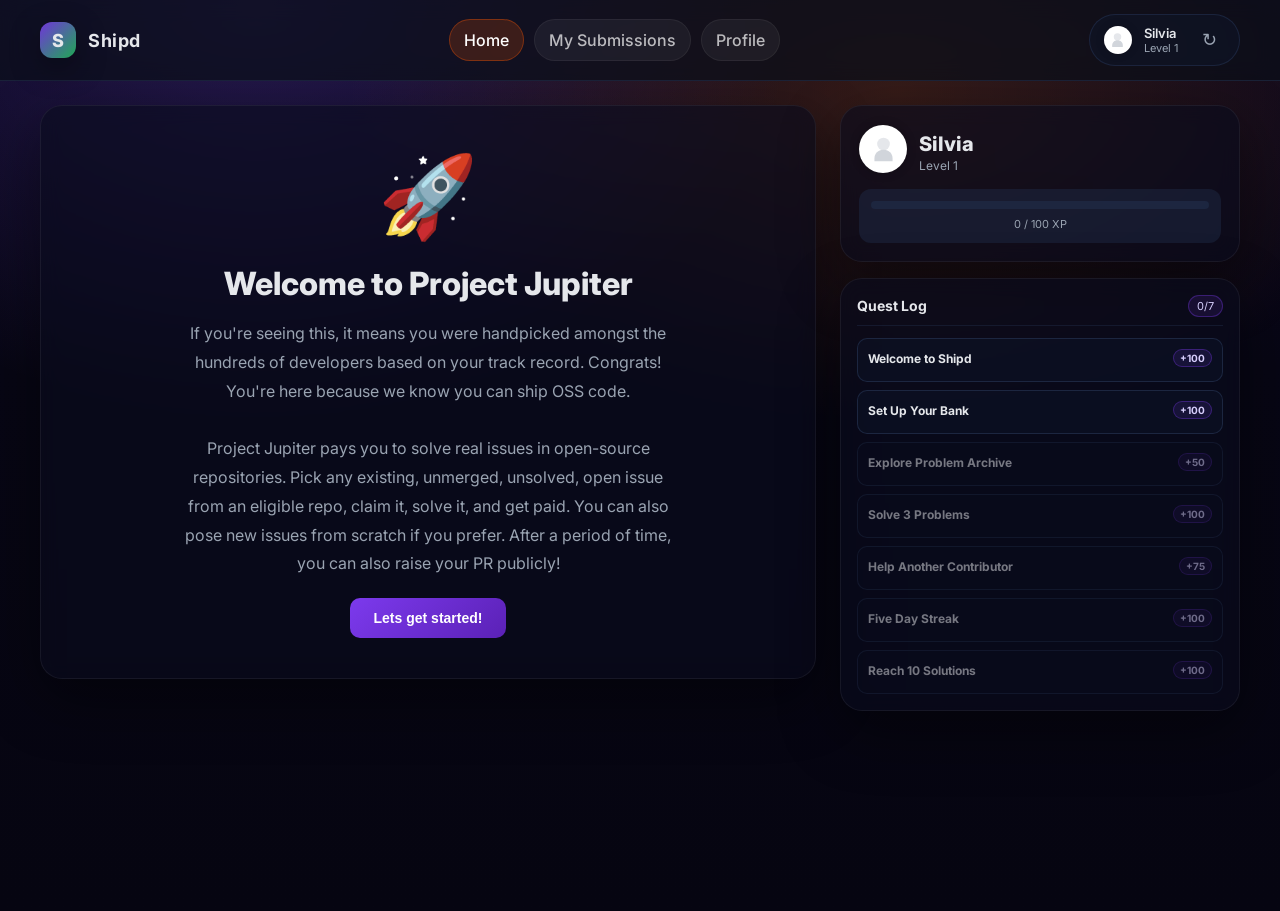
<file: index.html>
<!doctype html>
<html lang="en">
<head>
  <meta charset="utf-8" />
  <meta name="viewport" content="width=device-width,initial-scale=1" />
  <title>Shipd – Home</title>
  <link rel="preconnect" href="https://fonts.googleapis.com">
  <link rel="preconnect" href="https://fonts.gstatic.com" crossorigin>
  <link href="https://fonts.googleapis.com/css2?family=Inter:wght@400;500;600;700;800&display=swap" rel="stylesheet">
  <link rel="stylesheet" href="./styles.css" />
</head>
<body>
  <header class="topbar">
    <div class="brand">
      <div class="logo">S</div>
      <div class="brand-name">Shipd</div>
    </div>

    <nav class="nav">
      <a class="navlink active" href="./index.html">Home</a>
      <a class="navlink" href="./submission.html">My Submissions</a>
      <a class="navlink" href="./profile.html">Profile</a>
    </nav>

    <div class="userpill">
      <div class="avatar-small"></div>
      <div>
        <div class="userpill-name" id="userNameDisplay">Silvia</div>
        <div class="userpill-level" id="userLevelDisplay">Level 1</div>
      </div>
      <button class="btn-reset" id="resetBtn" title="Reset demo">↻</button>
    </div>
  </header>

  <main class="home-container">
    <!-- Left: Onboarding Context -->
    <div class="left-section">
      <div class="context-card" id="contextCard">
          <div class="context-content">
          <div class="welcome-emoji">👋</div>
          <h2>Welcome to Project Jupiter</h2>
           <p>Help build the future of AI by contributing high-quality solutions. Complete the onboarding quests to unlock features.</p>
        </div>
      </div>
    </div>

    <!-- Right: Progress, Instructions, Quest Log (ordered) -->
    <div class="right-section">
      <!-- Progress Bar -->
      <div class="progress-card">
        <div class="profile-mini">
          <div class="avatar-large"></div>
          <div class="profile-info">
            <div class="profile-name" id="profileNameDisplay">Silvia</div>
            <div class="profile-level-display" id="profileLevelDisplay">Level 1</div>
          </div>
        </div>
        <div class="xp-bar-wrap">
          <div class="xp-bar">
            <div class="xp-bar-fill" id="xpBarFill" style="width: 0%"></div>
          </div>
          <div class="xp-text">
            <span id="xpDisplay">0</span> / <span id="xpMaxDisplay">100</span> XP
          </div>
        </div>
      </div>

      <!-- Instructions Box (shows quest instructions, not a quest) -->
      <div class="instructions-box" id="instructionsBox"></div>

      <!-- Quest Log -->
      <div class="quests-log">
        <div class="log-header">
          <h3>Quest Log</h3>
          <span class="log-count" id="questCount">0/8</span>
        </div>
        <div class="quest-items" id="quest-items"></div>
      </div>
    </div>
  </main>

  <!-- Level Up Animation -->
  <div class="level-up-animation" id="levelUpAnimation">
    <div class="level-up-content">
      <div class="level-up-text">LEVEL UP!</div>
      <div class="level-up-number" id="levelUpNumber">3</div>
    </div>
  </div>

  <div class="toast" id="toast"></div>

  <script src="./app.js"></script>
</body>
</html>
</file>
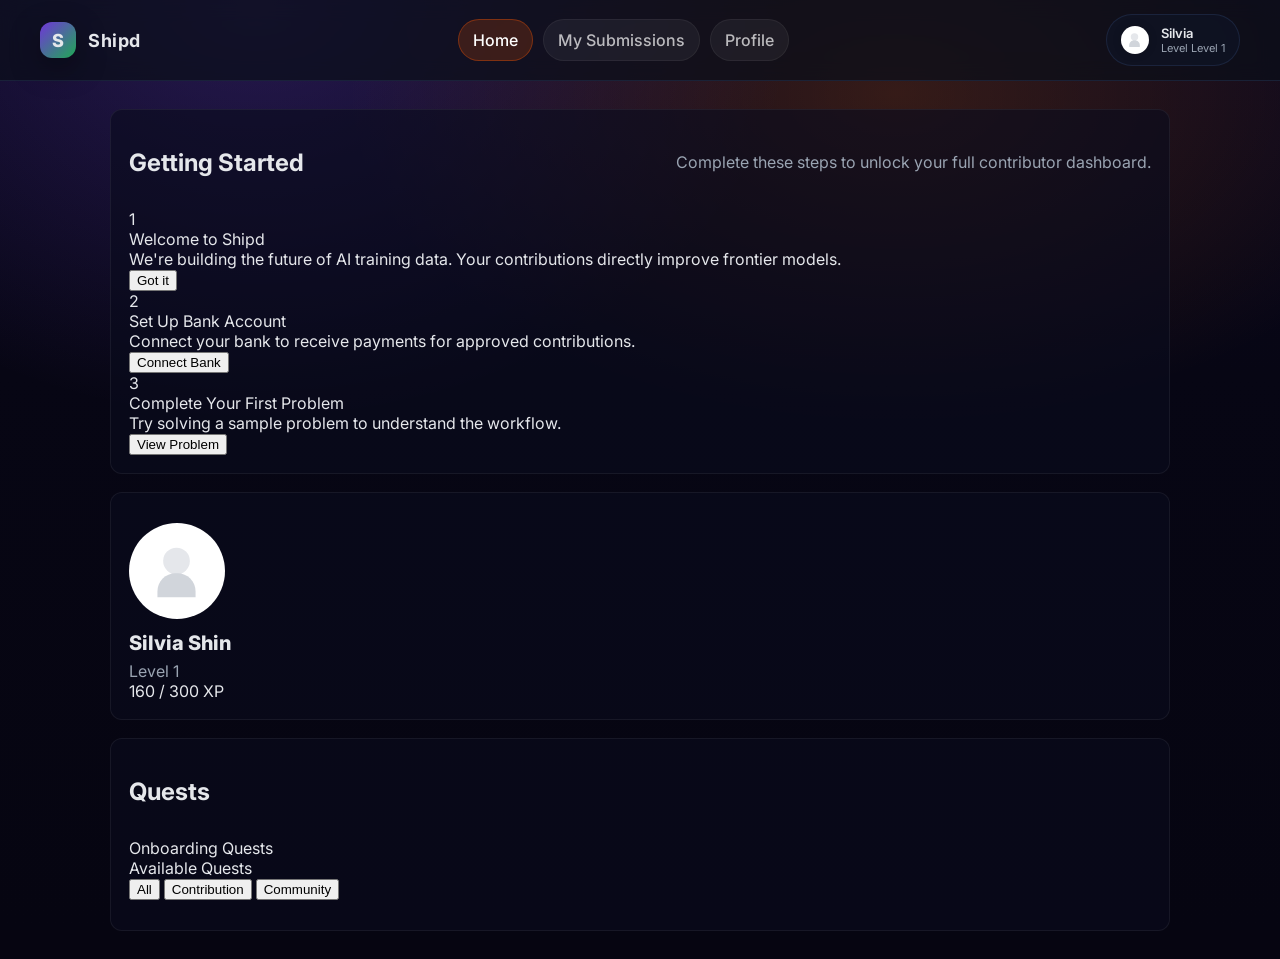
<file: onboarding.html>
<!doctype html>
<html lang="en">
<head>
  <meta charset="utf-8" />
  <meta name="viewport" content="width=device-width,initial-scale=1" />
  <title>Shipd – Home</title>
  <link rel="preconnect" href="https://fonts.googleapis.com">
  <link rel="preconnect" href="https://fonts.gstatic.com" crossorigin>
  <link href="https://fonts.googleapis.com/css2?family=Inter:wght@400;500;600;700;800&display=swap" rel="stylesheet">
  <link rel="stylesheet" href="./styles.css" />
</head>
<body>
  <header class="topbar">
    <div class="brand">
      <div class="logo">S</div>
      <div>
        <div class="brand-name">Shipd</div>
      </div>
    </div>

    <nav class="nav">
      <a class="navlink active" href="./index.html">Home</a>
      <a class="navlink" href="./submission.html">My Submissions</a>
      <a class="navlink" href="./profile.html">Profile</a>
    </nav>

    <div class="userpill">
      <div class="avatar-small"></div>
      <div>
        <div class="userpill-name"><span id="profileNameInline">Silvia</span></div>
        <div class="userpill-level">Level <span id="levelInline">2</span></div>
      </div>
    </div>
  </header>

  <main class="container">
    <div class="home-layout">
      <!-- Left: Onboarding + Profile -->
      <section class="left-panel">
        <div class="card onboarding-card">
          <div class="card-head">
            <h2>Getting Started</h2>
            <p class="muted">Complete these steps to unlock your full contributor dashboard.</p>
          </div>

          <div class="onboarding-steps">
            <div class="onboarding-step active" id="onboardStep1">
              <div class="step-indicator">1</div>
              <div>
                <div class="step-title">Welcome to Shipd</div>
                <div class="step-desc">We're building the future of AI training data. Your contributions directly improve frontier models.</div>
              </div>
              <button class="btn small" data-complete-onboarding="welcome">Got it</button>
            </div>

            <div class="onboarding-step" id="onboardStep2">
              <div class="step-indicator">2</div>
              <div>
                <div class="step-title">Set Up Bank Account</div>
                <div class="step-desc">Connect your bank to receive payments for approved contributions.</div>
              </div>
              <button class="btn small" data-complete-onboarding="bank">Connect Bank</button>
            </div>

            <div class="onboarding-step" id="onboardStep3">
              <div class="step-indicator">3</div>
              <div>
                <div class="step-title">Complete Your First Problem</div>
                <div class="step-desc">Try solving a sample problem to understand the workflow.</div>
              </div>
              <button class="btn small" data-complete-onboarding="first">View Problem</button>
            </div>
          </div>
        </div>

        <!-- Profile Card -->
        <div class="card profile-card">
          <div class="profile-avatar-large"></div>
          <div class="profile-name">Silvia Shin</div>
          <div class="profile-level">Level <span id="profileLevel">2</span></div>
          <div class="profile-bar-wrap">
            <div class="profile-bar">
              <div class="profile-bar-fill" id="profileBarFill" style="width: 53%"></div>
            </div>
            <div class="profile-bar-text">
              <span id="profileXp">160</span> / <span id="profileXpMax">300</span> XP
            </div>
          </div>
        </div>
      </section>

      <!-- Right: Quests Panel -->
      <section class="right-panel">
        <div class="card quests-card">
          <div class="card-head">
            <h2>Quests</h2>
          </div>

          <!-- Onboarding Quests Section -->
          <div class="quest-section">
            <div class="quest-section-title">Onboarding Quests</div>
            <div class="quest-list" id="onboardingQuestList"></div>
          </div>

          <!-- Other Quests Section -->
          <div class="quest-section">
            <div class="quest-section-title">Available Quests</div>
            <div class="seg" style="margin-bottom: 12px;">
              <button class="segbtn active" data-filter="all">All</button>
              <button class="segbtn" data-filter="contrib">Contribution</button>
              <button class="segbtn" data-filter="community">Community</button>
            </div>
            <div class="quest-list" id="otherQuestList"></div>
          </div>
        </div>
      </section>
    </div>

    <!-- Level Up Animation -->
    <div class="level-up-animation" id="levelUpAnimation">
      <div class="level-up-content">
        <div class="level-up-text">LEVEL UP!</div>
        <div class="level-up-number" id="levelUpNumber">3</div>
      </div>
    </div>

    <div class="toast" id="toast" role="status" aria-live="polite"></div>
  </main>

  <script src="./app.js"></script>
</body>
</html>
</file>
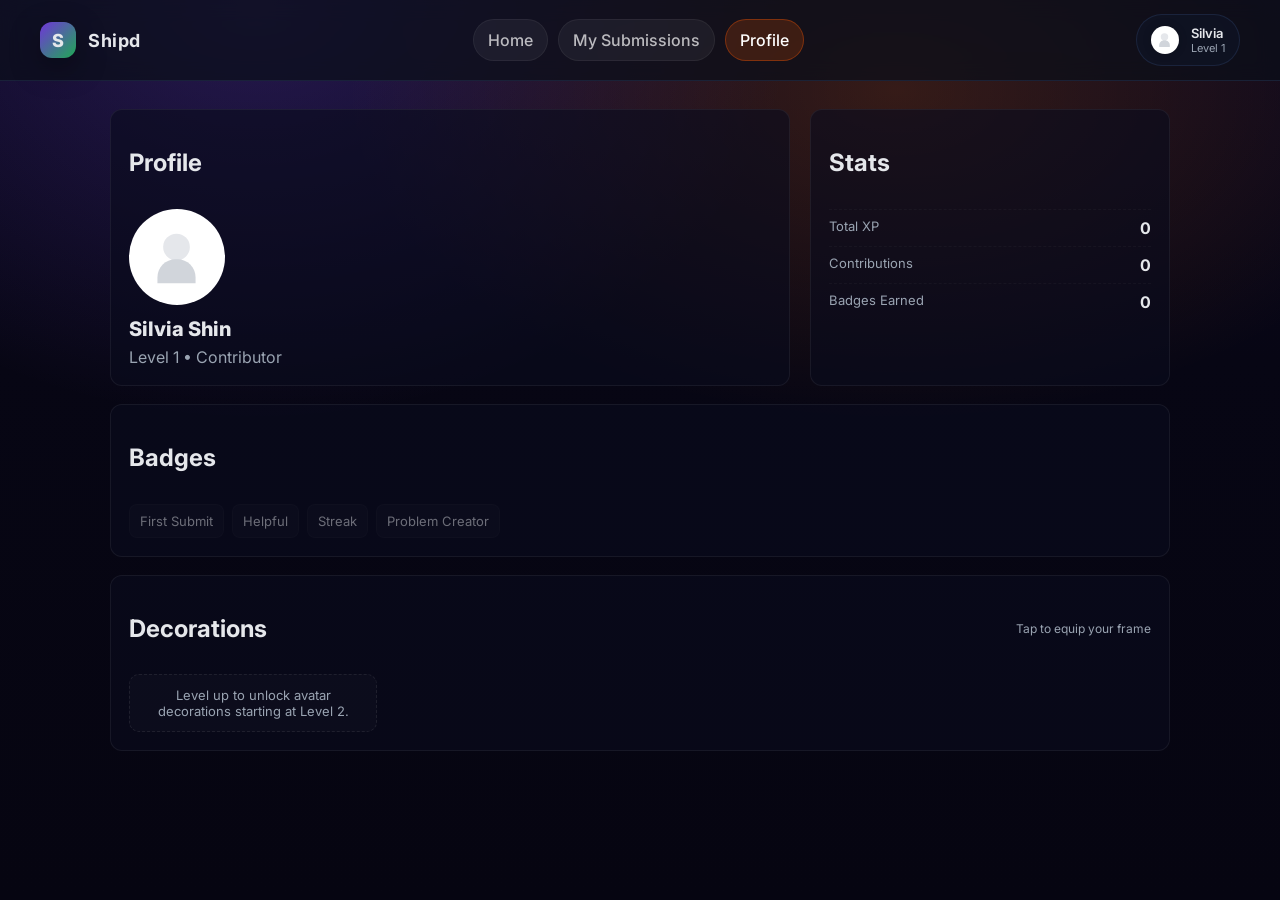
<file: profile.html>
<!doctype html>
<html lang="en">
<head>
  <meta charset="utf-8" />
  <meta name="viewport" content="width=device-width,initial-scale=1" />
  <title>Shipd – Profile</title>
  <link rel="preconnect" href="https://fonts.googleapis.com">
  <link rel="preconnect" href="https://fonts.gstatic.com" crossorigin>
  <link href="https://fonts.googleapis.com/css2?family=Inter:wght@400;500;600;700;800&display=swap" rel="stylesheet">
  <link rel="stylesheet" href="./styles.css" />
</head>
<body>
  <header class="topbar">
    <div class="brand">
      <div class="logo">S</div>
      <div>
        <div class="brand-name">Shipd</div>
      </div>
    </div>

    <nav class="nav">
      <a class="navlink" href="./index.html">Home</a>
      <a class="navlink" href="./submission.html">My Submissions</a>
      <a class="navlink active" href="./profile.html">Profile</a>
    </nav>

    <div class="userpill">
      <div class="avatar-small"></div>
      <div>
        <div class="userpill-name">Silvia</div>
        <div class="userpill-level" id="levelInline">Level 1</div>
      </div>
    </div>
  </header>

  <main class="container">
    <section class="grid two">
      <div class="card">
        <div class="card-head">
          <h2>Profile</h2>
        </div>
        <div class="profile-avatar-large"></div>
        <div class="profile-name">Silvia Shin</div>
        <div class="profile-level">Level <span id="profileLevel">1</span> • Contributor</div>
      </div>

      <div class="card">
        <div class="card-head">
          <h2>Stats</h2>
        </div>
        <div class="profile-stat">
          <div class="stat-label">Total XP</div>
          <div class="stat-value" id="totalXp">0</div>
        </div>
        <div class="profile-stat">
          <div class="stat-label">Contributions</div>
          <div class="stat-value">0</div>
        </div>
        <div class="profile-stat">
          <div class="stat-label">Badges Earned</div>
          <div class="stat-value" id="badgeCount">0</div>
        </div>
      </div>
    </section>

    <section class="card">
      <div class="card-head">
        <h2>Badges</h2>
      </div>
      <div class="badge-grid" id="badgeGrid">
        <span class="badge locked" data-badge="first">First Submit</span>
        <span class="badge locked" data-badge="helper">Helpful</span>
        <span class="badge locked" data-badge="streak">Streak</span>
        <span class="badge locked" data-badge="creator">Problem Creator</span>
      </div>
    </section>

    <section class="card">
      <div class="card-head">
        <h2>Decorations</h2>
        <div class="muted" style="font-size:12px;">Tap to equip your frame</div>
      </div>
      <div id="decorationsGrid" class="decorations-grid"></div>
    </section>

    <div class="toast" id="toast" role="status" aria-live="polite"></div>
  </main>

  <script src="./app.js"></script>
</body>
</html>
</file>
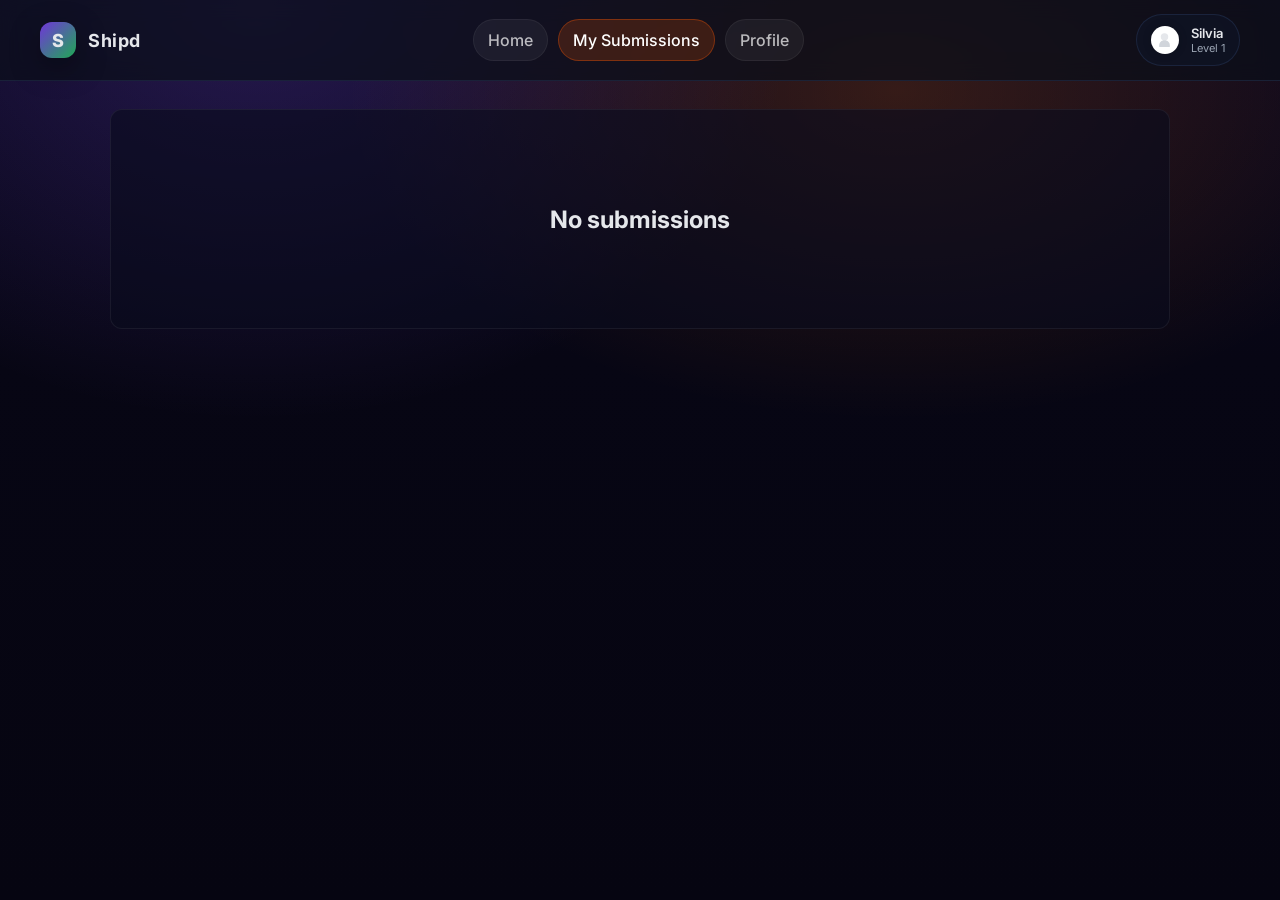
<file: submission.html>
<!doctype html>
<html lang="en">
<head>
  <meta charset="utf-8" />
  <meta name="viewport" content="width=device-width,initial-scale=1" />
  <title>Shipd – My Submissions</title>
  <link rel="preconnect" href="https://fonts.googleapis.com">
  <link rel="preconnect" href="https://fonts.gstatic.com" crossorigin>
  <link href="https://fonts.googleapis.com/css2?family=Inter:wght@400;500;600;700;800&display=swap" rel="stylesheet">
  <link rel="stylesheet" href="./styles.css" />
</head>
<body>
  <header class="topbar">
    <div class="brand">
      <div class="logo">S</div>
      <div>
        <div class="brand-name">Shipd</div>
      </div>
    </div>

    <nav class="nav">
      <a class="navlink" href="./index.html">Home</a>
      <a class="navlink active" href="./submission.html">My Submissions</a>
      <a class="navlink" href="./profile.html">Profile</a>
    </nav>

    <div class="userpill">
      <div class="avatar-small"></div>
      <div>
        <div class="userpill-name"><span id="profileNameInline">Silvia</span></div>
        <div class="userpill-level" id="levelInline">Level 1</div>
      </div>
    </div>
  </header>

  <main class="container">
    <section class="card" style="text-align:center;min-height:220px;display:flex;align-items:center;justify-content:center;">
      <div style="width:100%;">
        <h2>No submissions</h2>
      </div>
    </section>
  </main>

  <script src="./app.js"></script>
</body>
</html>
</file>
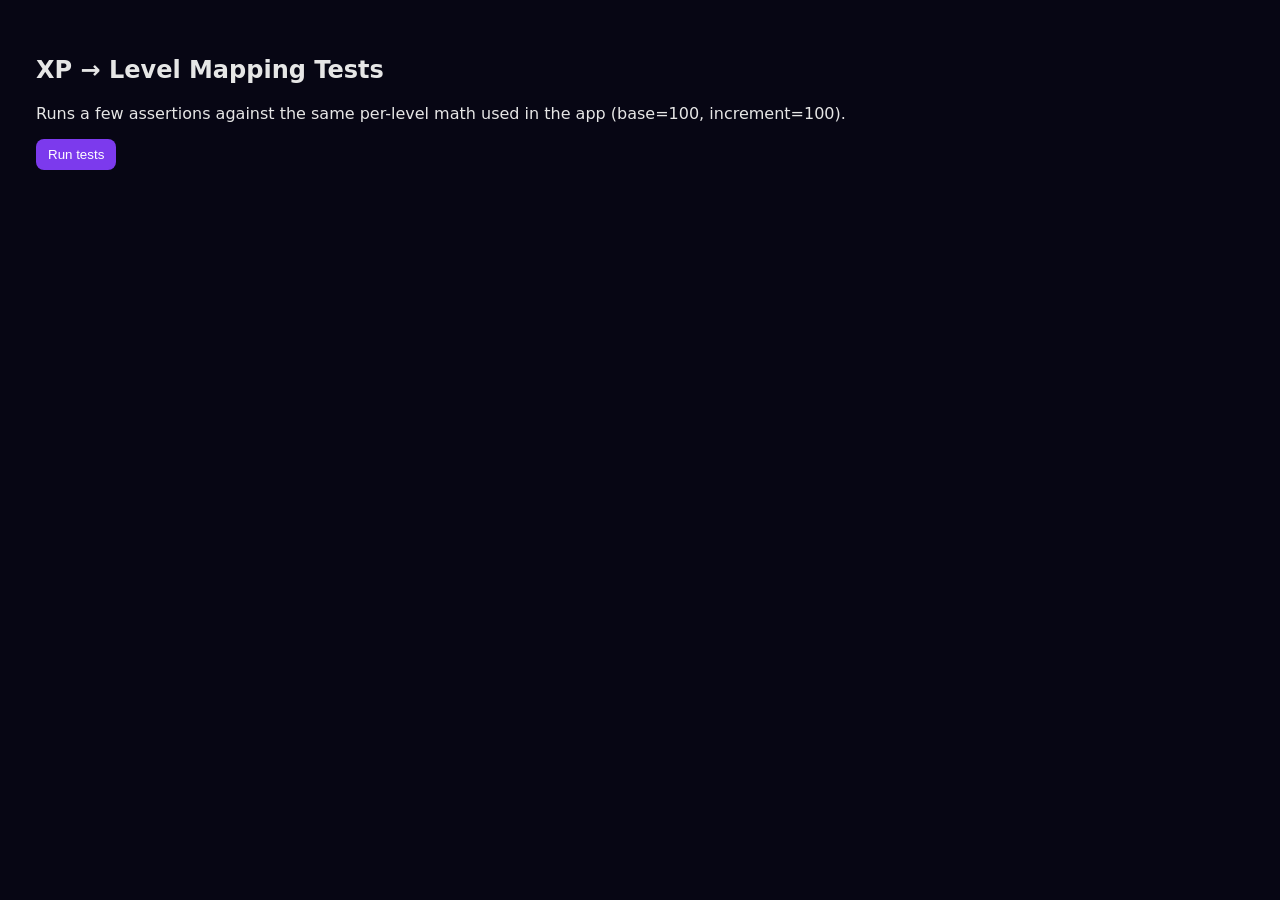
<file: test-xp.html>
<!doctype html>
<html lang="en">
<head>
  <meta charset="utf-8" />
  <meta name="viewport" content="width=device-width,initial-scale=1" />
  <title>XP → Level Tests</title>
  <style>
    body { font-family: Inter, system-ui, -apple-system, Arial; padding: 28px; background: #070614; color: #e6e6e6; }
    .ok { color: #8ef5b0 }
    .fail { color: #ff9a9a }
    pre { background: rgba(255,255,255,0.02); padding:12px; border-radius:8px }
    button { padding:8px 12px; border-radius:8px; background:#7c3aed; color:white; border:none; cursor:pointer }
  </style>
</head>
<body>
  <h2>XP → Level Mapping Tests</h2>
  <p>Runs a few assertions against the same per-level math used in the app (base=100, increment=100).</p>
  <button id="run">Run tests</button>
  <div id="out"></div>

  <script>
    function getProgressForXp(xp) {
      const baseXp = 100;
      const increment = 100;
      let level = 1;
      let total = baseXp;
      while (xp >= total) {
        level++;
        total += increment;
      }
      const xpForLevel = baseXp + (level - 1) * increment;
      const prevXpForLevel = level === 1 ? 0 : baseXp + (level - 2) * increment;
      const xpInLevel = xp - prevXpForLevel;
      const xpNeeded = xpForLevel - prevXpForLevel;
      const progress = Math.min(100, (xpInLevel / xpNeeded) * 100);
      return { level, progress, xpInLevel, xpNeeded };
    }

    const cases = [
      { xp: 0, expect: 1 },
      { xp: 50, expect: 1 },
      { xp: 99, expect: 1 },
      { xp: 100, expect: 2 },
      { xp: 199, expect: 2 },
      { xp: 200, expect: 3 },
      { xp: 250, expect: 3 }
    ];

    function runTests() {
      const out = document.getElementById('out');
      out.innerHTML = '';
      let passed = 0;
      cases.forEach(c => {
        const res = getProgressForXp(c.xp);
        const ok = res.level === c.expect;
        const el = document.createElement('div');
        el.innerHTML = `${ok ? '<span class="ok">PASS</span>' : '<span class="fail">FAIL</span>'} — XP=${c.xp} → got level ${res.level} (expected ${c.expect}) — progress ${Math.round(res.progress)}%`;
        out.appendChild(el);
        if (ok) passed++;
      });
      const summary = document.createElement('pre');
      summary.textContent = `Passed ${passed}/${cases.length} tests`;
      out.appendChild(summary);
    }

    document.getElementById('run').addEventListener('click', runTests);
  </script>
</body>
</html>
</file>
<file: styles.css>
:root {
  --bg: #0b0f19;
  --panel: #0f172a;
  --text: #e5e7eb;
  --muted: #9aa4b2;
  --accent: #7c3aed;
  --accent-orange: #ff7a1a;
  --success: #22c55e;
  --shadow: 0 10px 30px rgba(0,0,0,.35);
  --avatar-icon: url("data:image/svg+xml,%3Csvg xmlns='http://www.w3.org/2000/svg' viewBox='0 0 64 64'%3E%3Ccircle cx='32' cy='22' r='14' fill='%23e5e7eb'/%3E%3Cpath d='M12 54c0-10.5 8.5-19 19-19h2c10.5 0 19 8.5 19 19v6H12z' fill='%23d1d5db'/%3E%3C/svg%3E");
  --avatar-base: #ffffff;
}

* {
  box-sizing: border-box;
}

html, body {
  margin: 0;
  padding: 0;
  min-height: 100vh;
  background: #060511;
}

body {
  font-family: Inter, system-ui, -apple-system, Segoe UI, Roboto, Arial, sans-serif;
  color: var(--text);
  background: 
    radial-gradient(1000px 600px at 70% 10%, rgba(255,119,0,.18), transparent 55%),
    radial-gradient(900px 700px at 20% 0%, rgba(140,90,255,.22), transparent 60%),
    linear-gradient(180deg, #0a0720 0%, #070614 40%, #060511 100%);
  overflow-x: hidden;
}

a {
  color: inherit;
  text-decoration: none;
}

/* Navbar */
.topbar {
  position: sticky;
  top: 0;
  z-index: 10;
  display: flex;
  align-items: center;
  justify-content: space-between;
  padding: 14px 40px;
  background: rgba(11,15,25,.7);
  backdrop-filter: blur(10px);
  border-bottom: 1px solid rgba(31,42,68,.7);
}

.brand {
  display: flex;
  gap: 12px;
  align-items: center;
}

.logo {
  width: 36px;
  height: 36px;
  border-radius: 12px;
  display: grid;
  place-items: center;
  background: linear-gradient(135deg, rgba(124,58,237,.9), rgba(34,197,94,.85));
  box-shadow: var(--shadow);
  font-weight: 800;
  font-size: 18px;
}

.brand-name {
  font-weight: 700;
  font-size: 18px;
  letter-spacing: 0.5px;
}

.nav {
  display: flex;
  gap: 10px;
}

.navlink {
  padding: 10px 14px;
  border-radius: 999px;
  color: rgba(255,255,255,.70);
  background: rgba(255,255,255,.05);
  border: 1px solid rgba(255,255,255,.06);
  transition: all .18s ease;
  font-weight: 500;
}

.navlink:hover {
  color: #fff;
  background: rgba(255,255,255,.08);
}

.navlink.active {
  color: #fff;
  background: rgba(255,90,0,.18);
  border-color: rgba(255,90,0,.35);
}

.userpill {
  display: flex;
  align-items: center;
  gap: 12px;
  padding: 10px 14px;
  border-radius: 999px;
  background: rgba(15,23,42,.55);
  border: 1px solid rgba(31,42,68,.8);
}

.avatar-small {
  width: 28px;
  height: 28px;
  border-radius: 50%;
  background: var(--avatar-base);
  background-image: var(--avatar-icon);
  background-size: 62%;
  background-repeat: no-repeat;
  background-position: center;
  box-shadow: 0 0 8px rgba(79,156,255,.15);
  flex-shrink: 0;
}

.userpill-name {
  font-weight: 600;
  color: var(--text);
  font-size: 13px;
}

.userpill-level {
  font-size: 11px;
  color: var(--muted);
}

.btn-reset {
  appearance: none;
  background: none;
  border: none;
  color: var(--muted);
  font-size: 18px;
  cursor: pointer;
  padding: 4px 8px;
  transition: color .2s ease;
  margin-left: 4px;
}

.btn-reset:hover {
  color: var(--text);
}

/* Home Layout */
.home-container {
  display: grid;
  grid-template-columns: 1fr 400px;
  gap: 24px;
  padding: 24px 40px;
  max-width: 1400px;
  margin: 0 auto;
  min-height: calc(100vh - 70px);
}

@media (max-width: 1024px) {
  .home-container {
    grid-template-columns: 1fr;
  }
}

/* Left Section */
.left-section {
  display: flex;
  flex-direction: column;
  gap: 16px;
}

.context-card {
  background: rgba(10, 12, 30, .62);
  border: 1px solid rgba(255,255,255,.06);
  border-radius: 22px;
  padding: 40px;
  box-shadow: 0 20px 60px rgba(0,0,0,.45);
  backdrop-filter: blur(10px);
  min-height: 400px;
  display: flex;
  align-items: center;
  justify-content: center;
}

.context-card.show-cards {
  min-height: auto;
  align-items: stretch;
  justify-content: stretch;
  padding: 24px;
}

.context-content {
  text-align: center;
}

.card-swap-in {
  animation: cardSwapIn .38s cubic-bezier(.2,.9,.3,1);
}

@keyframes cardSwapIn {
  0% {
    opacity: 0;
    transform: translateY(10px) scale(.985);
  }
  100% {
    opacity: 1;
    transform: translateY(0) scale(1);
  }
}

.challenge-cards {
  width: 100%;
  display: grid;
  grid-template-columns: 1fr 1fr;
  gap: 24px;
  text-align: left;
}

@media (max-width: 768px) {
  .challenge-cards {
    grid-template-columns: 1fr;
  }
}

.welcome-emoji {
  font-size: 80px;
  margin-bottom: 20px;
  display: inline-block;
  animation: float 3s ease-in-out infinite;
}

@keyframes float {
  0%, 100% { transform: translateY(0px); }
  50% { transform: translateY(-10px); }
}

.context-card h2 {
  font-size: 32px;
  margin: 0 0 16px 0;
  font-weight: 800;
}

.context-card p {
  font-size: 16px;
  color: var(--muted);
  line-height: 1.8;
  margin: 0 0 20px 0;
  max-width: 500px;
  white-space: pre-wrap;
  word-wrap: break-word;
}

.btn-context-next {
  appearance: none;
  border: none;
  background: linear-gradient(135deg, #7c3aed, #5b21b6);
  color: white;
  padding: 12px 24px;
  border-radius: 10px;
  font-weight: 600;
  cursor: pointer;
  transition: all .2s ease;
  font-size: 14px;
}

.btn-context-next:hover {
  transform: translateY(-2px);
  box-shadow: 0 8px 20px rgba(124, 58, 237, .35);
}

/* Bank Popup */
.bank-popup-overlay {
  position: fixed;
  top: 0;
  left: 0;
  right: 0;
  bottom: 0;
  background: rgba(0, 0, 0, .7);
  display: flex;
  align-items: center;
  justify-content: center;
  z-index: 1000;
  backdrop-filter: blur(4px);
}

.bank-popup {
  background: var(--panel);
  border: 1px solid rgba(255,255,255,.06);
  border-radius: 20px;
  width: 100%;
  max-width: 420px;
  box-shadow: 0 20px 60px rgba(0,0,0,.5);
  overflow: hidden;
}

.bank-popup-header {
  display: flex;
  justify-content: space-between;
  align-items: center;
  padding: 24px;
  border-bottom: 1px solid rgba(255,255,255,.06);
}

.bank-popup-header h3 {
  margin: 0;
  font-size: 18px;
  font-weight: 700;
}

.bank-popup-close {
  appearance: none;
  border: none;
  background: none;
  color: var(--text);
  font-size: 28px;
  cursor: pointer;
  padding: 0;
  width: 32px;
  height: 32px;
  display: flex;
  align-items: center;
  justify-content: center;
  transition: color .2s ease;
}

.bank-popup-close:hover {
  color: var(--accent);
}

.bank-popup-content {
  padding: 32px;
}

.stripe-logo {
  text-align: center;
  font-size: 24px;
  margin-bottom: 24px;
  font-weight: 700;
  color: var(--text);
}

#bankForm {
  display: flex;
  flex-direction: column;
  gap: 16px;
}

#bankForm label {
  font-size: 12px;
  font-weight: 600;
  color: var(--muted);
  text-transform: uppercase;
  letter-spacing: 0.5px;
  margin-bottom: 4px;
}

#bankForm input {
  appearance: none;
  background: rgba(255,255,255,.04);
  border: 1px solid rgba(255,255,255,.08);
  color: var(--text);
  padding: 12px;
  border-radius: 8px;
  font-size: 14px;
  transition: all .2s ease;
}

#bankForm input:focus {
  outline: none;
  background: rgba(255,255,255,.08);
  border-color: rgba(124,58,237,.35);
  box-shadow: 0 0 0 3px rgba(124,58,237,.1);
}

.form-row {
  display: grid;
  grid-template-columns: 1fr 1fr;
  gap: 12px;
}

.form-row > div {
  display: flex;
  flex-direction: column;
  gap: 4px;
}

.btn-bank-submit {
  appearance: none;
  border: none;
  background: linear-gradient(135deg, #ff7a1a, #ff5a00);
  color: white;
  padding: 14px 24px;
  border-radius: 10px;
  font-weight: 700;
  font-size: 14px;
  cursor: pointer;
  transition: all .2s ease;
  margin-top: 8px;
}

.btn-bank-submit:hover {
  transform: translateY(-2px);
  box-shadow: 0 8px 24px rgba(255, 122, 26, .35);
}

/* Challenge Cards */
.challenge-cards {
  display: grid;
  grid-template-columns: 1fr 1fr;
  gap: 24px;
}

.challenge-card {
  background: rgba(10, 12, 30, .45);
  border: 1px solid rgba(255,255,255,.06);
  border-radius: 20px;
  overflow: hidden;
  transition: all .3s ease;
  animation: cardRiseIn .45s cubic-bezier(.2,.9,.3,1) both;
}

.challenge-card:nth-child(1) { animation-delay: .05s; }
.challenge-card:nth-child(2) { animation-delay: .12s; }

.challenge-card:hover {
  border-color: rgba(124,58,237,.35);
  transform: translateY(-4px);
  box-shadow: 0 12px 40px rgba(124,58,237,.15);
}

.challenge-image {
  width: 100%;
  aspect-ratio: 1;
  display: flex;
  align-items: center;
  justify-content: center;
}

.challenge-image svg {
  width: 60%;
  height: 60%;
  filter: drop-shadow(0 4px 8px rgba(0,0,0,.3));
}

.challenge-card h3 {
  font-size: 18px;
  font-weight: 700;
  margin: 0;
  padding: 20px 20px 0;
}

.card-meta {
  padding: 0 20px;
  margin-top: 12px;
}

.card-price {
  font-weight: 700;
  font-size: 14px;
  color: var(--accent-orange);
  border: 1px solid rgba(255,122,26,.35);
  background: rgba(255,122,26,.08);
  display: inline-block;
  padding: 6px 12px;
  border-radius: 999px;
  margin-bottom: 8px;
}

.card-desc {
  font-size: 13px;
  color: var(--muted);
  margin-bottom: 16px;
}

.btn-card-start {
  appearance: none;
  border: none;
  background: linear-gradient(135deg, #ff7a1a, #ff5a00);
  color: white;
  padding: 14px 24px;
  margin: 0 20px 20px;
  width: calc(100% - 40px);
  border-radius: 10px;
  font-weight: 700;
  font-size: 16px;
  cursor: pointer;
  transition: all .2s ease;
}

.btn-card-start:hover {
  transform: translateY(-2px);
  box-shadow: 0 8px 24px rgba(255, 122, 26, .35);
}

/* Right Section */
.right-section {
  display: flex;
  flex-direction: column;
  gap: 16px;
  height: fit-content;
  position: sticky;
  top: 90px;
}

/* Progress Card */
.progress-card {
  background: rgba(10, 12, 30, .62);
  border: 1px solid rgba(255,255,255,.06);
  border-radius: 22px;
  padding: 18px;
  box-shadow: 0 20px 60px rgba(0,0,0,.45);
  backdrop-filter: blur(10px);
}

.profile-mini {
  display: flex;
  gap: 12px;
  align-items: center;
  margin-bottom: 16px;
}

.avatar-large {
  width: 48px;
  height: 48px;
  border-radius: 50%;
  background: var(--avatar-base);
  background-image: var(--avatar-icon);
  background-size: 60%;
  background-repeat: no-repeat;
  background-position: center;
  box-shadow: 0 0 12px rgba(79,156,255,.18);
  flex-shrink: 0;
}

.profile-avatar-large {
  width:96px;
  height:96px;
  border-radius:50%;
  margin:12px 0;
  background: var(--avatar-base);
  background-image: var(--avatar-icon);
  background-size: 64%;
  background-repeat: no-repeat;
  background-position: center;
}

.avatar-large::after,
.profile-avatar-large::after,
.avatar-small::after,
.avatar-large::before,
.profile-avatar-large::before,
.avatar-small::before {
  display: none;
}

.decor-tier-ember { --deco-ring: conic-gradient(from 210deg, #ffb27a, #ff7a1a, #ffb27a); --deco-color: #ff7a1a; }
.decor-tier-comet { --deco-ring: conic-gradient(from 200deg, #8ec5ff, #4f9cff, #b0d8ff); --deco-color: #4f9cff; }
.decor-tier-aurora { --deco-ring: conic-gradient(from 140deg, #c89bff, #7c3aed, #f5576c, #c89bff); --deco-color: #7c3aed; }
.decor-tier-supernova { --deco-ring: conic-gradient(from 160deg, #ffe6a1, #ff7a1a, #ffd666, #ff3d00, #ffe6a1); --deco-ring-thick: 14px; --deco-color: #ffb347; }

.decor-tier-ember::after { opacity: 1; }
.decor-tier-comet::after { opacity: 1; animation: deco-spin 12s linear infinite; }
.decor-tier-aurora::after { opacity: 1; animation: deco-spin 8s linear infinite, deco-pulse 3.2s ease-in-out infinite; }
.decor-tier-supernova::after { opacity: 1; animation: deco-spin 6s linear infinite, deco-pulse 2.6s ease-in-out infinite; box-shadow: 0 0 18px color-mix(in srgb, var(--deco-color, #ffb347) 60%, transparent); }

@keyframes deco-spin {
  to { transform: rotate(360deg); }
}

@keyframes deco-pulse {
  0%, 100% { transform: scale(1); opacity: .8; }
  50% { transform: scale(1.05); opacity: 1; }
}

.profile-info {
  flex: 1;
  min-width: 0;
}

.profile-name {
  font-weight: 700;
  font-size: 14px;
  margin-bottom: 2px;
}

.profile-level-display {
  font-size: 12px;
  color: var(--muted);
}

.xp-bar-wrap {
  background: rgba(31,42,68,.5);
  padding: 12px;
  border-radius: 12px;
}

.xp-bar {
  width: 100%;
  height: 8px;
  border-radius: 999px;
  background: rgba(31,42,68,.8);
  overflow: hidden;
  margin-bottom: 8px;
}

.xp-bar-fill {
  height: 100%;
  background: linear-gradient(90deg, #ff7a1a, #ff5a00);
  border-radius: 999px;
  transition: width .8s cubic-bezier(.2,.8,.2,1);
}

.xp-text {
  font-size: 11px;
  color: var(--muted);
  text-align: center;
}

/* Quest Log */
.quests-log {
  background: rgba(10, 12, 30, .62);
  border: 1px solid rgba(255,255,255,.06);
  border-radius: 22px;
  padding: 16px;
  box-shadow: 0 20px 60px rgba(0,0,0,.45);
  backdrop-filter: blur(10px);
  max-height: 500px;
  overflow-y: auto;
  scrollbar-width: none;
}

.quests-log.no-scroll {
  overflow: hidden !important;
}

.quests-log::-webkit-scrollbar {
  display: none;
}

.instructions-box {
  background: rgba(10,12,30,.56);
  border: 1px solid rgba(255,255,255,.06);
  border-radius: 12px;
  padding: 14px;
  margin: 12px 0 0 0;
  color: var(--muted);
  display: none;
}
.instructions-box h4 { margin: 0 0 8px 0; font-size: 14px; color: var(--text); }
.instructions-box p { margin: 0; font-size: 13px; line-height:1.6 }

.log-header {
  display: flex;
  justify-content: space-between;
  align-items: center;
  margin-bottom: 12px;
  padding-bottom: 8px;
  border-bottom: 1px solid rgba(31,42,68,.5);
}

.log-header h3 {
  margin: 0;
  font-size: 14px;
  font-weight: 700;
}

.log-count {
  font-size: 11px;
  color: var(--muted);
  background: rgba(124,58,237,.12);
  border: 1px solid rgba(124,58,237,.35);
  padding: 3px 8px;
  border-radius: 999px;
  color: #d7cffc;
}

.quest-items {
  display: grid;
  gap: 8px;
}

.quest-log-item {
  padding: 10px;
  border-radius: 10px;
  border: 1px solid rgba(31,42,68,.9);
  background: rgba(15,23,42,.45);
  cursor: pointer;
  transition: all .2s ease;
  font-size: 12px;
  position: relative;
  overflow: hidden;
  will-change: transform, opacity, height;
}

.quest-log-item.completing {
  pointer-events: none;
  opacity: .8;
  filter: saturate(.7);
}

.quest-log-item:hover:not(.locked):not(.completed) {
  border-color: rgba(124,58,237,.35);
  background: rgba(15,23,42,.6);
  transform: translateY(-1px);
}

.quest-log-item.locked {
  opacity: .5;
  cursor: not-allowed;
  background: rgba(15,23,42,.25);
}

@keyframes questSwipeOut {
  0% {
    opacity: 1;
    transform: translateX(0);
  }
  100% {
    opacity: 0;
    transform: translateX(24px) scale(.98);
  }
}

.quest-log-item.completed {
  animation: questSwipeOut .42s cubic-bezier(.22,.82,.28,.96) forwards;
  pointer-events: none;
}

.quest-log-title {
  font-weight: 700;
  margin-bottom: 4px;
  display: flex;
  justify-content: space-between;
  align-items: center;
}

.quest-log-xp {
  font-size: 10px;
  background: rgba(124,58,237,.12);
  border: 1px solid rgba(124,58,237,.35);
  color: #d7cffc;
  padding: 2px 6px;
  border-radius: 999px;
  font-weight: 700;
}

.quest-log-item.completed .quest-log-xp {
  background: rgba(34,197,94,.12);
  border-color: rgba(34,197,94,.35);
  color: #c7ffe0;
}

/* Level Up Animation */
@keyframes levelUpPop {
  0% { transform: scale(0.2) translateY(18px); opacity: 0; }
  25% { transform: scale(1.25) translateY(-10px); opacity: 1; filter: drop-shadow(0 10px 40px rgba(255,122,26,.5)); }
  55% { transform: scale(0.92) translateY(2px); opacity: 1; }
  100% { transform: scale(1) translateY(0); opacity: 1; }
}

@keyframes levelRays {
  0% { opacity: 0; transform: scale(.6) rotate(0deg); }
  35% { opacity: .9; }
  100% { opacity: 0; transform: scale(1.15) rotate(18deg); }
}

@keyframes levelNumberPulse {
  0% { transform: scale(1); text-shadow: 0 0 0 rgba(255,122,26,.5); }
  40% { transform: scale(1.15); text-shadow: 0 0 22px rgba(255,122,26,.6), 0 0 40px rgba(124,58,237,.45); }
  100% { transform: scale(1.02); text-shadow: 0 0 12px rgba(255,122,26,.35); }
}

.level-up-animation {
  position: fixed;
  inset: 0;
  display: flex;
  align-items: center;
  justify-content: center;
  pointer-events: none;
  z-index: 999;
  background: none;
}

.level-up-animation.active {
  background: radial-gradient(ellipse at center, rgba(15,23,42,.6), rgba(11,15,25,0));
  pointer-events: auto;
}

.level-up-content {
  width: 280px;
  height: 220px;
  display: flex;
  flex-direction: column;
  align-items: center;
  justify-content: center;
  transform: scale(0);
  opacity: 0;
  position: relative;
  backdrop-filter: blur(2px);
}

.level-up-content::before {
  content: '';
  position: absolute;
  inset: -18px;
  border-radius: 18px;
  background: radial-gradient(ellipse at center, rgba(255,122,26,0.24), rgba(124,58,237,0.18) 45%, rgba(0,0,0,0));
  filter: blur(14px);
  z-index: -1;
}

.level-up-content::after {
  content: '';
  position: absolute;
  inset: -28px;
  border-radius: 30px;
  background: radial-gradient(ellipse at center, rgba(255,122,26,.18), rgba(124,58,237,.12) 50%, rgba(0,0,0,0));
  opacity: 0;
  filter: blur(18px);
  z-index: -2;
  animation: fadeInSoft 0.8s ease forwards;
}

.level-up-text {
  font-weight: 800;
  font-size: 22px;
  color: var(--accent-orange);
  letter-spacing: 1px;
  text-shadow: 0 0 24px rgba(255,122,26,.35);
  margin-bottom: 6px;
}

.level-up-number {
  font-weight: 900;
  font-size: 72px;
  background: linear-gradient(180deg, #ffd29d, var(--accent-orange), #ff3d00);
  -webkit-background-clip: text;
  -webkit-text-fill-color: transparent;
  background-clip: text;
  animation: levelNumberPulse 1s ease forwards;
}

.level-up-animation.active .level-up-content {
  animation: levelUpPop 1.3s cubic-bezier(.2,.9,.3,1) forwards;
}

@keyframes fadeInSoft {
  from { opacity: 0; }
  to { opacity: 0.8; }
}

.level-crest {
  width: 120px;
  height: 120px;
  border-radius: 22px;
  margin: 12px auto 8px;
  position: relative;
  overflow: hidden;
  box-shadow: 0 16px 32px rgba(0,0,0,.28);
  border: 1px solid rgba(255,255,255,.08);
}

.level-crest::after {
  content: '';
  position: absolute;
  inset: 8px;
  border-radius: 16px;
  background: rgba(0,0,0,.25);
  mix-blend-mode: screen;
}

.decor-tier-ember { background: conic-gradient(from 210deg, #ff9a62, #ff7a1a, #ff9a62); }
.decor-tier-comet { background: conic-gradient(from 200deg, #4f9cff, #8bbcff, #4f9cff); }
.decor-tier-aurora { background: conic-gradient(from 140deg, #7c3aed, #f5576c, #7c3aed); }
.decor-tier-supernova { background: conic-gradient(from 160deg, #ffd666, #ff7a1a, #ffd666, #ff3d00); }

.level-badge-label {
  font-size: 12px;
  color: var(--muted);
  letter-spacing: .4px;
  margin-bottom: 8px;
}

.level-up-actions {
  display: flex;
  justify-content: center;
  margin-top: 4px;
}

.btn-level-claim {
  appearance: none;
  border: none;
  background: linear-gradient(135deg, #ff9a62, #ff5a00);
  color: #0b0f19;
  font-weight: 800;
  padding: 10px 18px;
  border-radius: 12px;
  cursor: pointer;
  box-shadow: 0 10px 20px rgba(255,90,0,.35);
  transition: transform .18s ease, box-shadow .18s ease;
}

.btn-level-claim:hover {
  transform: translateY(-2px);
  box-shadow: 0 12px 26px rgba(255,90,0,.45);
}

@keyframes cardRiseIn {
  0% {
    opacity: 0;
    transform: translateY(16px) scale(.98);
  }
  100% {
    opacity: 1;
    transform: translateY(0) scale(1);
  }
}

/* Toast */
.toast {
  position: fixed;
  bottom: 22px;
  left: 50%;
  transform: translateX(-50%);
  background: rgba(15,23,42,.9);
  border: 1px solid rgba(31,42,68,.9);
  padding: 12px 16px;
  border-radius: 999px;
  color: var(--text);
  box-shadow: var(--shadow);
  opacity: 0;
  pointer-events: none;
  transition: opacity .2s ease, transform .2s ease;
  font-size: 13px;
  z-index: 100;
}

.toast.show {
  opacity: 1;
  transform: translateX(-50%) translateY(-4px);
}

/* Basic page layout components for secondary pages */
.container {
  max-width: 1100px;
  margin: 28px auto;
  padding: 0 20px;
}

.card {
  background: rgba(10, 12, 30, .62);
  border: 1px solid rgba(255,255,255,.06);
  border-radius: 12px;
  padding: 18px;
  margin-bottom: 18px;
}

.card-head {
  display: flex;
  justify-content: space-between;
  align-items: center;
  margin-bottom: 12px;
}

.muted {
  color: var(--muted);
}

.btn.ghost.small {
  appearance: none;
  border: 1px solid rgba(255,255,255,.06);
  background: transparent;
  color: var(--text);
  padding: 8px 10px;
  border-radius: 8px;
  cursor: pointer;
}

/* Timeline */
.timeline { display: flex; flex-direction: column; gap: 12px; }
.tstep { display:flex; gap:12px; align-items:flex-start; }
.tstep .t-dot { width:10px; height:10px; border-radius:50%; background:rgba(255,255,255,.08); margin-top:6px; }
.tstep.active .t-dot { background: linear-gradient(90deg,#ff7a1a,#ff5a00); box-shadow:0 6px 18px rgba(255,122,26,.12); }
.t-title { font-weight:700; }

.eta { display:flex; gap:24px; margin-top:18px; }
.kicker { font-size:12px; color:var(--muted); text-transform:uppercase; letter-spacing:0.6px; }
.big { font-size:20px; font-weight:700; }

/* Profile */
.grid.two { display:grid; grid-template-columns: 1fr 360px; gap:20px; }
.profile-avatar-large { width:96px; height:96px; border-radius:50%; margin:12px 0; background: var(--avatar-base); position: relative; overflow: hidden; }
.profile-name { font-size:20px; font-weight:800; margin-top:8px; }
.profile-level { color:var(--muted); margin-top:6px; }
.profile-stat { display:flex; justify-content:space-between; padding:8px 0; border-top:1px dashed rgba(255,255,255,.03); }
.stat-label { color:var(--muted); font-size:13px; }
.stat-value { font-weight:700; }

.badge-grid { display:flex; gap:8px; flex-wrap:wrap; }
.badge { padding:8px 10px; border-radius:8px; background:rgba(255,255,255,.03); border:1px solid rgba(255,255,255,.03); font-size:13px; }
.badge.locked { opacity:.45; }

.decorations-grid {
  display: grid;
  grid-template-columns: repeat(auto-fill, minmax(220px, 1fr));
  gap: 10px;
}

.decoration-card {
  display: grid;
  grid-template-columns: 52px 1fr auto;
  align-items: center;
  gap: 10px;
  padding: 10px 12px;
  background: rgba(255,255,255,.02);
  border: 1px solid rgba(255,255,255,.03);
  border-radius: 12px;
  cursor: pointer;
  text-align: left;
  color: inherit;
  transition: transform .15s ease, border-color .2s ease, box-shadow .2s ease;
}

.decoration-card:hover {
  transform: translateY(-2px);
  border-color: rgba(255,255,255,.08);
  box-shadow: 0 6px 18px rgba(0,0,0,.15);
}

.decoration-card.equipped {
  border: 2px solid rgba(124,58,237,.7);
  box-shadow: 0 0 0 2px rgba(124,58,237,.35), 0 12px 26px rgba(124,58,237,.28);
}

.decoration-swatch {
  width: 52px;
  height: 52px;
  border-radius: 12px;
  border: 2px solid rgba(255,255,255,.08);
  position: relative;
  overflow: hidden;
}

.decoration-swatch::after {
  content: '';
  position: absolute;
  inset: 10px;
  border-radius: 10px;
  background: rgba(0,0,0,.2);
  mix-blend-mode: screen;
}

.decoration-meta {
  display: flex;
  flex-direction: column;
  gap: 2px;
}

.decoration-name {
  font-weight: 700;
  font-size: 14px;
}

.decoration-req {
  font-size: 12px;
  color: var(--muted);
}

.decoration-state {
  font-size: 12px;
  color: var(--accent-orange);
  font-weight: 700;
}

.decoration-empty {
  padding: 12px;
  color: var(--muted);
  font-size: 13px;
  background: rgba(255,255,255,.02);
  border: 1px dashed rgba(255,255,255,.08);
  border-radius: 10px;
  text-align: center;
}
/* Avatar decoration (simple ring only) */
.avatar-small,
.avatar-large,
.profile-avatar-large {
  position: relative;
  overflow: visible;
  border-radius: 50%;
  background: var(--avatar-base);
  background-image: var(--avatar-icon);
  background-repeat: no-repeat;
  background-position: center;
}

.avatar-small { width: 28px; height: 28px; background-size: 62%; box-shadow: 0 0 8px rgba(0,0,0,.2); }
.avatar-large { width: 48px; height: 48px; background-size: 60%; box-shadow: 0 0 10px rgba(0,0,0,.25); }
.profile-avatar-large { width: 96px; height: 96px; background-size: 64%; margin: 12px 0; }

.decor-tier-ember { box-shadow: 0 0 0 3px #ff7a1a, 0 0 10px rgba(255,122,26,.4); }
.decor-tier-comet { box-shadow: 0 0 0 3px #4f9cff, 0 0 10px rgba(79,156,255,.4); }
.decor-tier-aurora { box-shadow: 0 0 0 3px #7c3aed, 0 0 12px rgba(124,58,237,.45), 0 0 18px rgba(255,87,108,.28); animation: deco-spin 8s linear infinite; }
.decor-tier-supernova { box-shadow: 0 0 0 4px #ffb347, 0 0 16px rgba(255,179,71,.55), 0 0 22px rgba(255,122,26,.35); animation: deco-spin 6s linear infinite, deco-pulse 2.6s ease-in-out infinite; }
</file>
